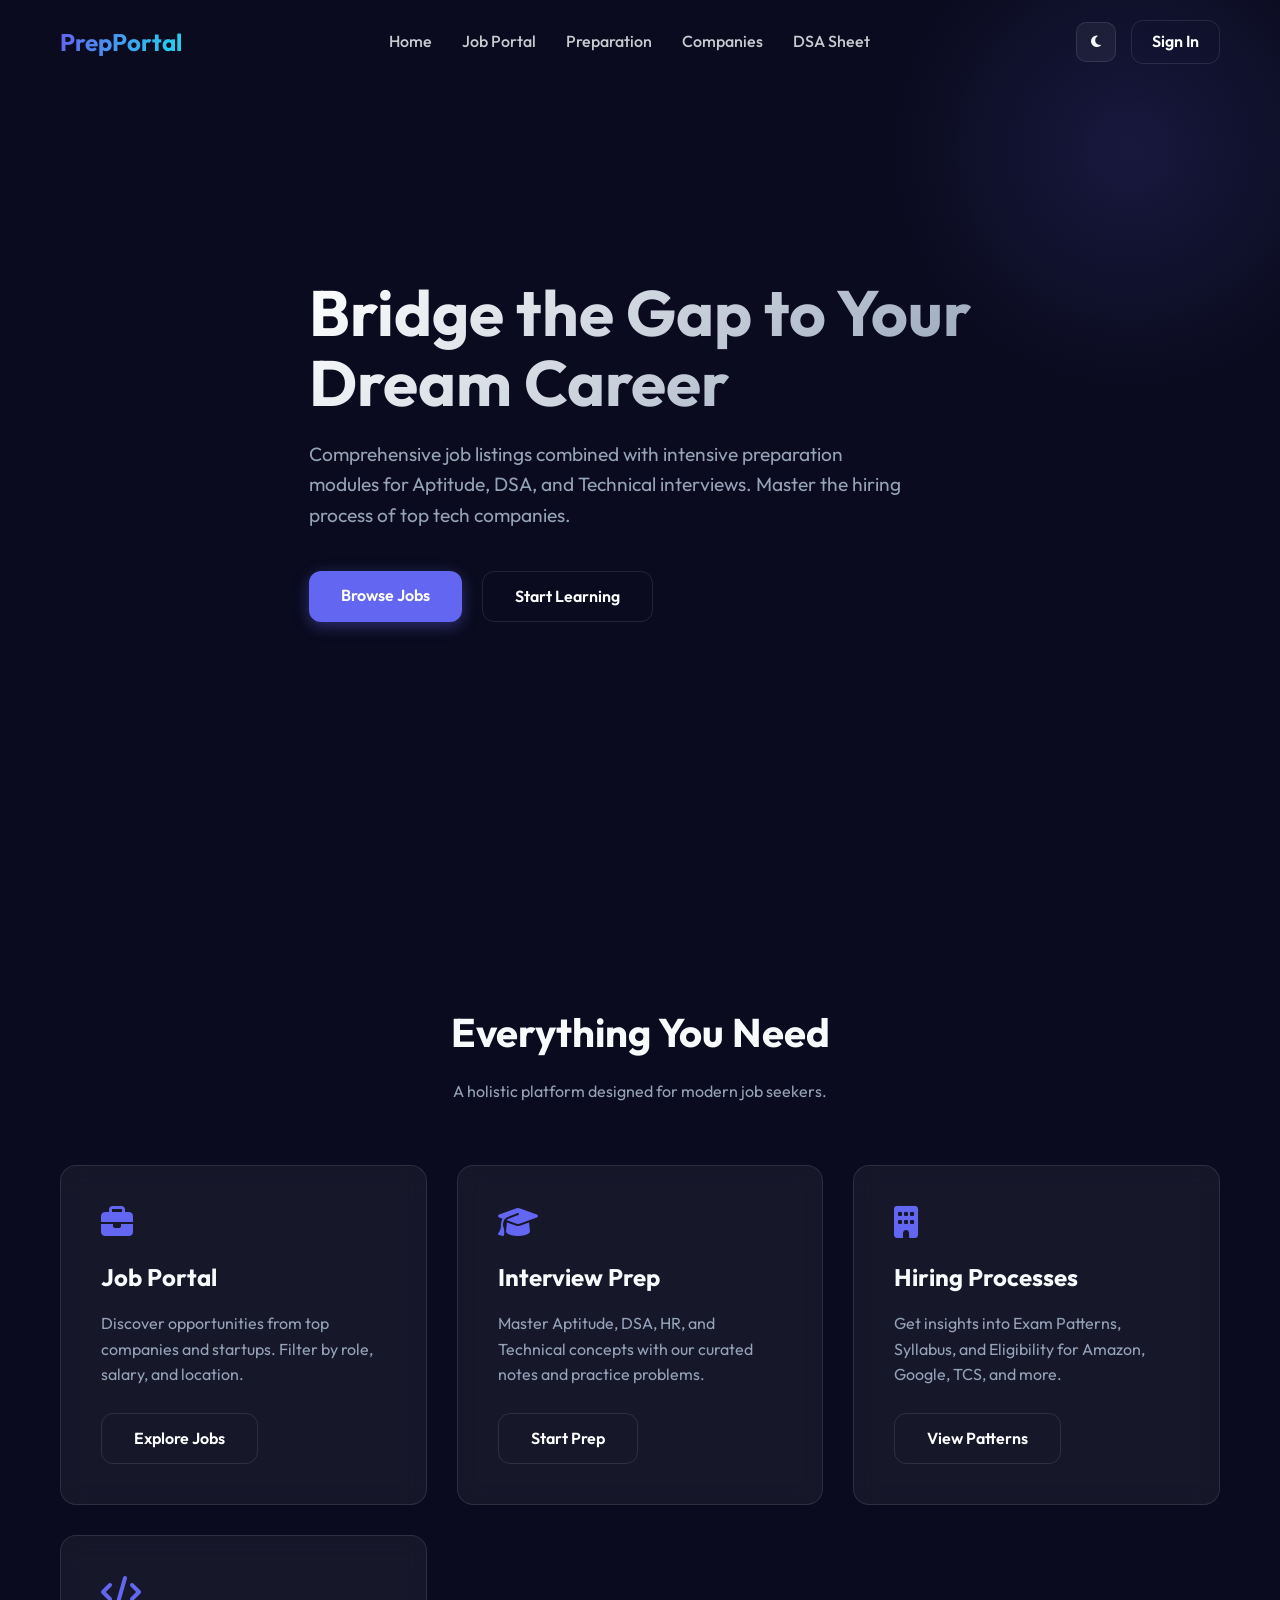
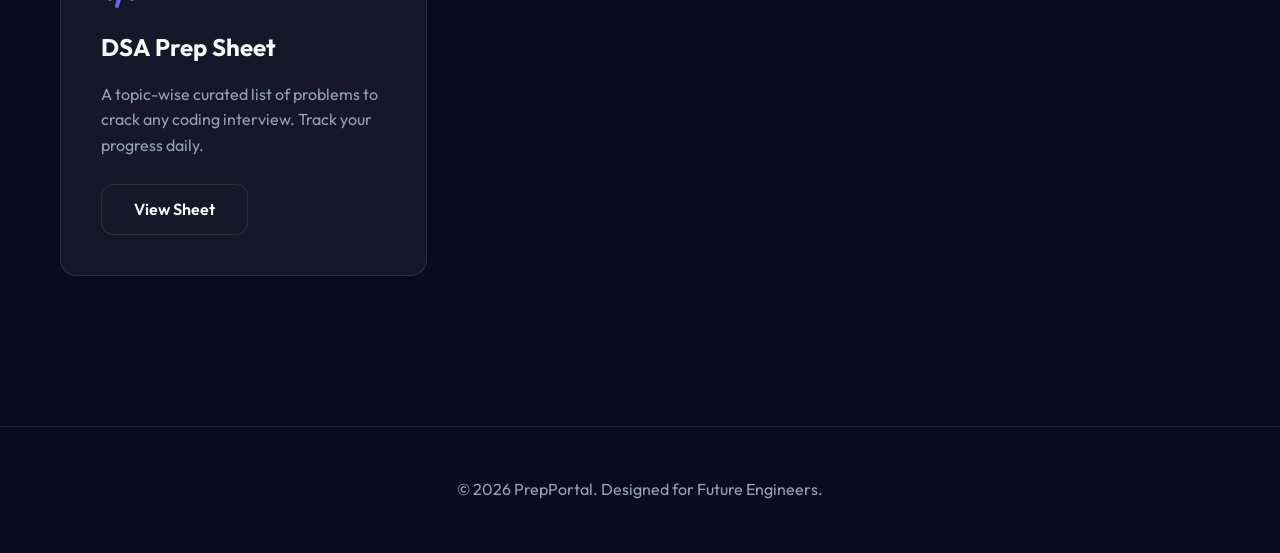
<file: index.html>
<!DOCTYPE html>
<html lang="en">
<head>
    <meta charset="UTF-8">
    <meta name="viewport" content="width=device-width, initial-scale=1.0">
    <title>PrepPortal | Job & Interview Preparation</title>
    <meta name="description" content="One-stop solution for Job search and Interview preparation. Aptitude, DSA, Technical, and Company Hiring processes.">
    <link rel="stylesheet" href="css/style.css">
    <link rel="stylesheet" href="https://cdnjs.cloudflare.com/ajax/libs/font-awesome/6.4.0/css/all.min.css">
</head>
<body>
    <nav id="navbar">
        <div class="container nav-content">
            <a href="index.html" class="logo">PrepPortal</a>
            <ul class="nav-links">
                <li><a href="index.html">Home</a></li>
                <li><a href="jobs.html">Job Portal</a></li>
                <li><a href="prep.html">Preparation</a></li>
                <li><a href="companies.html">Companies</a></li>
                <li><a href="dsa-sheet.html">DSA Sheet</a></li>
            </ul>
            <div style="display: flex; gap: 15px; align-items: center;">
                <button id="theme-toggle" class="theme-toggle">
                    <i class="fas fa-moon"></i>
                </button>
                <a href="login.html" class="btn btn-outline" style="padding: 8px 20px;">Sign In</a>
            </div>

        </div>
    </nav>

    <header class="hero">
        <div class="hero-glow"></div>
        <div class="container hero-content animate">
            <h1>Bridge the Gap to Your <br> <span style="color: var(--primary)">Dream Career</span></h1>
            <p>Comprehensive job listings combined with intensive preparation modules for Aptitude, DSA, and Technical interviews. Master the hiring process of top tech companies.</p>
            <div class="cta-group">
                <a href="jobs.html" class="btn btn-primary">Browse Jobs</a>
                <a href="prep.html" class="btn btn-outline">Start Learning</a>
            </div>
        </div>
    </header>

    <section class="section">
        <div class="container">
            <div class="section-title">
                <h2>Everything You Need</h2>
                <p style="color: var(--text-dim)">A holistic platform designed for modern job seekers.</p>
            </div>
            
            <div class="grid">
                <!-- Job Portal Card -->
                <div class="card glass">
                    <i class="fas fa-briefcase"></i>
                    <h3>Job Portal</h3>
                    <p>Discover opportunities from top companies and startups. Filter by role, salary, and location.</p>
                    <a href="jobs.html" class="btn btn-outline">Explore Jobs</a>
                </div>

                <!-- Prep Card -->
                <div class="card glass">
                    <i class="fas fa-graduation-cap"></i>
                    <h3>Interview Prep</h3>
                    <p>Master Aptitude, DSA, HR, and Technical concepts with our curated notes and practice problems.</p>
                    <a href="prep.html" class="btn btn-outline">Start Prep</a>
                </div>

                <!-- Companies Card -->
                <div class="card glass">
                    <i class="fas fa-building"></i>
                    <h3>Hiring Processes</h3>
                    <p>Get insights into Exam Patterns, Syllabus, and Eligibility for Amazon, Google, TCS, and more.</p>
                    <a href="companies.html" class="btn btn-outline">View Patterns</a>
                </div>

                <!-- DSA Sheet Card -->
                <div class="card glass">
                    <i class="fas fa-code"></i>
                    <h3>DSA Prep Sheet</h3>
                    <p>A topic-wise curated list of problems to crack any coding interview. Track your progress daily.</p>
                    <a href="dsa-sheet.html" class="btn btn-outline">View Sheet</a>
                </div>
            </div>
        </div>
    </section>

    <footer style="padding: 50px 0; border-top: 1px solid var(--glass-border); margin-top: 50px;">
        <div class="container" style="text-align: center; color: var(--text-dim);">
            <p>&copy; 2026 PrepPortal. Designed for Future Engineers.</p>
        </div>
    </footer>

    <script src="js/script.js"></script>
</body>
</html>
</file>
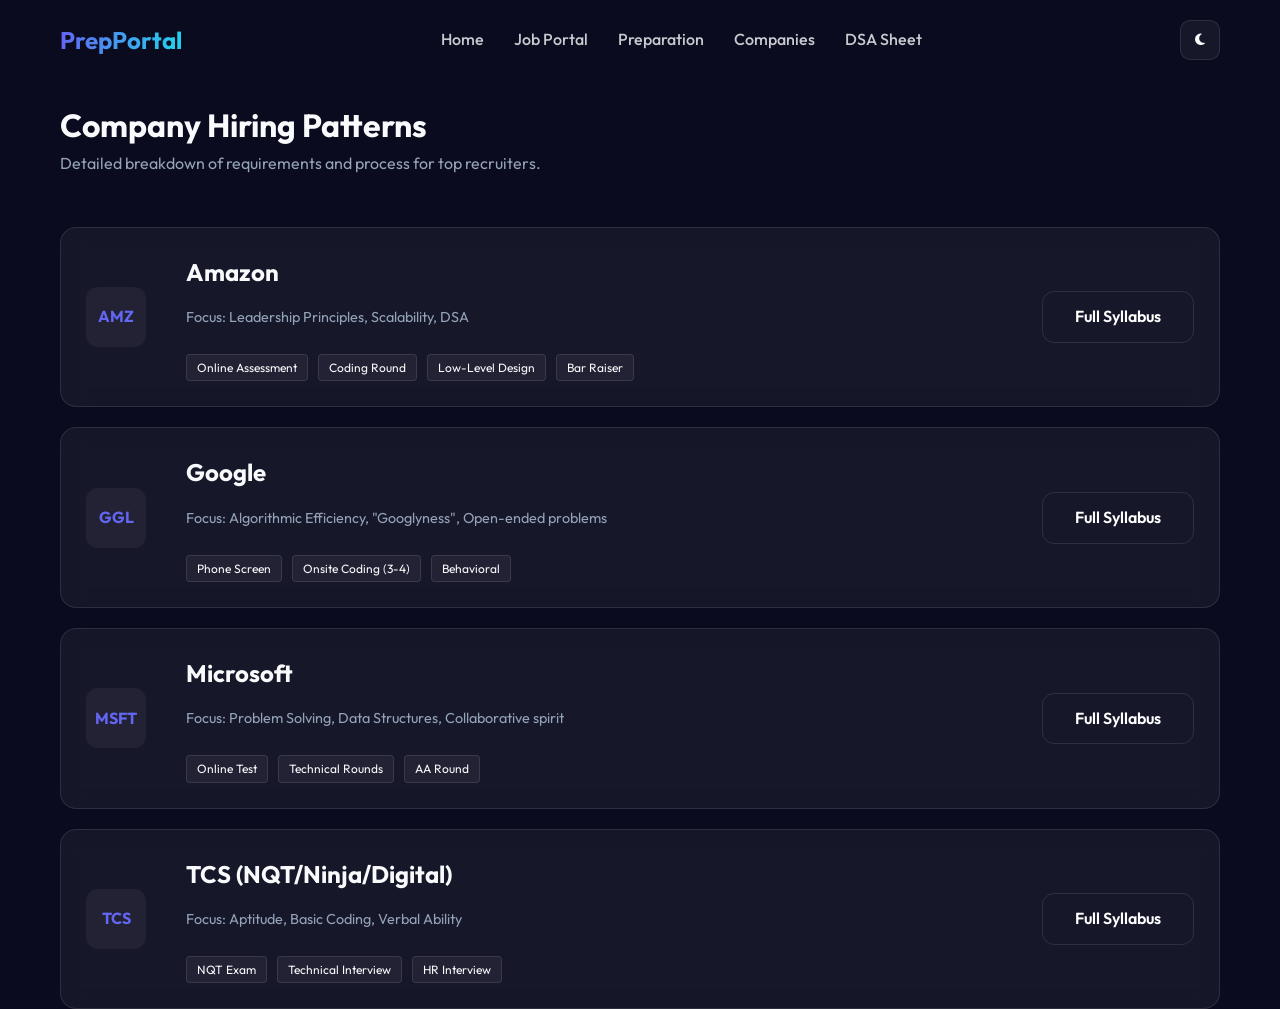
<file: companies.html>
<!DOCTYPE html>
<html lang="en">
<head>
    <meta charset="UTF-8">
    <meta name="viewport" content="width=device-width, initial-scale=1.0">
    <title>Companies | PrepPortal</title>
    <link rel="stylesheet" href="css/style.css">
    <link rel="stylesheet" href="https://cdnjs.cloudflare.com/ajax/libs/font-awesome/6.4.0/css/all.min.css">
    <style>
        .company-header {
            margin-top: 100px;
            margin-bottom: 50px;
        }
        .company-list {
            display: flex;
            flex-direction: column;
            gap: 20px;
        }
        .company-item {
            padding: 25px;
            display: grid;
            grid-template-columns: 80px 1fr auto;
            align-items: center;
            gap: 20px;
        }
        .company-logo-placeholder {
            width: 60px;
            height: 60px;
            background: var(--bg-card);
            border-radius: 12px;
            display: flex;
            justify-content: center;
            align-items: center;
            font-weight: bold;
            color: var(--primary);
        }
        .rounds-badges {
            display: flex;
            gap: 10px;
            margin-top: 10px;
            flex-wrap: wrap;
        }
        .round-badge {
            font-size: 0.75rem;
            padding: 3px 10px;
            background: rgba(255, 255, 255, 0.05);
            border: 1px solid var(--glass-border);
            border-radius: 4px;
        }
    </style>
</head>
<body>
    <nav id="navbar" class="scrolled">
        <div class="container nav-content">
            <a href="index.html" class="logo">PrepPortal</a>
            <ul class="nav-links">
                <li><a href="index.html">Home</a></li>
                <li><a href="jobs.html">Job Portal</a></li>
                <li><a href="prep.html">Preparation</a></li>
                <li><a href="companies.html">Companies</a></li>
                <li><a href="dsa-sheet.html">DSA Sheet</a></li>
            </ul>
            <button id="theme-toggle" class="theme-toggle">
                <i class="fas fa-moon"></i>
            </button>
        </div>

    </nav>

    <div class="container">
        <div class="company-header">
            <h1>Company Hiring Patterns</h1>
            <p style="color: var(--text-dim);">Detailed breakdown of requirements and process for top recruiters.</p>
        </div>

        <div class="company-list">
            <!-- Amazon -->
            <div class="card glass company-item">
                <div class="company-logo-placeholder">AMZ</div>
                <div>
                    <h3>Amazon</h3>
                    <p style="font-size: 0.9rem; color: var(--text-dim);">Focus: Leadership Principles, Scalability, DSA</p>
                    <div class="rounds-badges">
                        <span class="round-badge">Online Assessment</span>
                        <span class="round-badge">Coding Round</span>
                        <span class="round-badge">Low-Level Design</span>
                        <span class="round-badge">Bar Raiser</span>
                    </div>
                </div>
                <a href="#" class="btn btn-outline">Full Syllabus</a>
            </div>

            <!-- Google -->
            <div class="card glass company-item">
                <div class="company-logo-placeholder">GGL</div>
                <div>
                    <h3>Google</h3>
                    <p style="font-size: 0.9rem; color: var(--text-dim);">Focus: Algorithmic Efficiency, "Googlyness", Open-ended problems</p>
                    <div class="rounds-badges">
                        <span class="round-badge">Phone Screen</span>
                        <span class="round-badge">Onsite Coding (3-4)</span>
                        <span class="round-badge">Behavioral</span>
                    </div>
                </div>
                <a href="#" class="btn btn-outline">Full Syllabus</a>
            </div>

            <!-- Microsoft -->
            <div class="card glass company-item">
                <div class="company-logo-placeholder">MSFT</div>
                <div>
                    <h3>Microsoft</h3>
                    <p style="font-size: 0.9rem; color: var(--text-dim);">Focus: Problem Solving, Data Structures, Collaborative spirit</p>
                    <div class="rounds-badges">
                        <span class="round-badge">Online Test</span>
                        <span class="round-badge">Technical Rounds</span>
                        <span class="round-badge">AA Round</span>
                    </div>
                </div>
                <a href="#" class="btn btn-outline">Full Syllabus</a>
            </div>

            <!-- TCS -->
            <div class="card glass company-item">
                <div class="company-logo-placeholder">TCS</div>
                <div>
                    <h3>TCS (NQT/Ninja/Digital)</h3>
                    <p style="font-size: 0.9rem; color: var(--text-dim);">Focus: Aptitude, Basic Coding, Verbal Ability</p>
                    <div class="rounds-badges">
                        <span class="round-badge">NQT Exam</span>
                        <span class="round-badge">Technical Interview</span>
                        <span class="round-badge">HR Interview</span>
                    </div>
                </div>
                <a href="#" class="btn btn-outline">Full Syllabus</a>
            </div>
        </div>
    </div>

    <script src="js/script.js"></script>
</body>
</html>
</file>
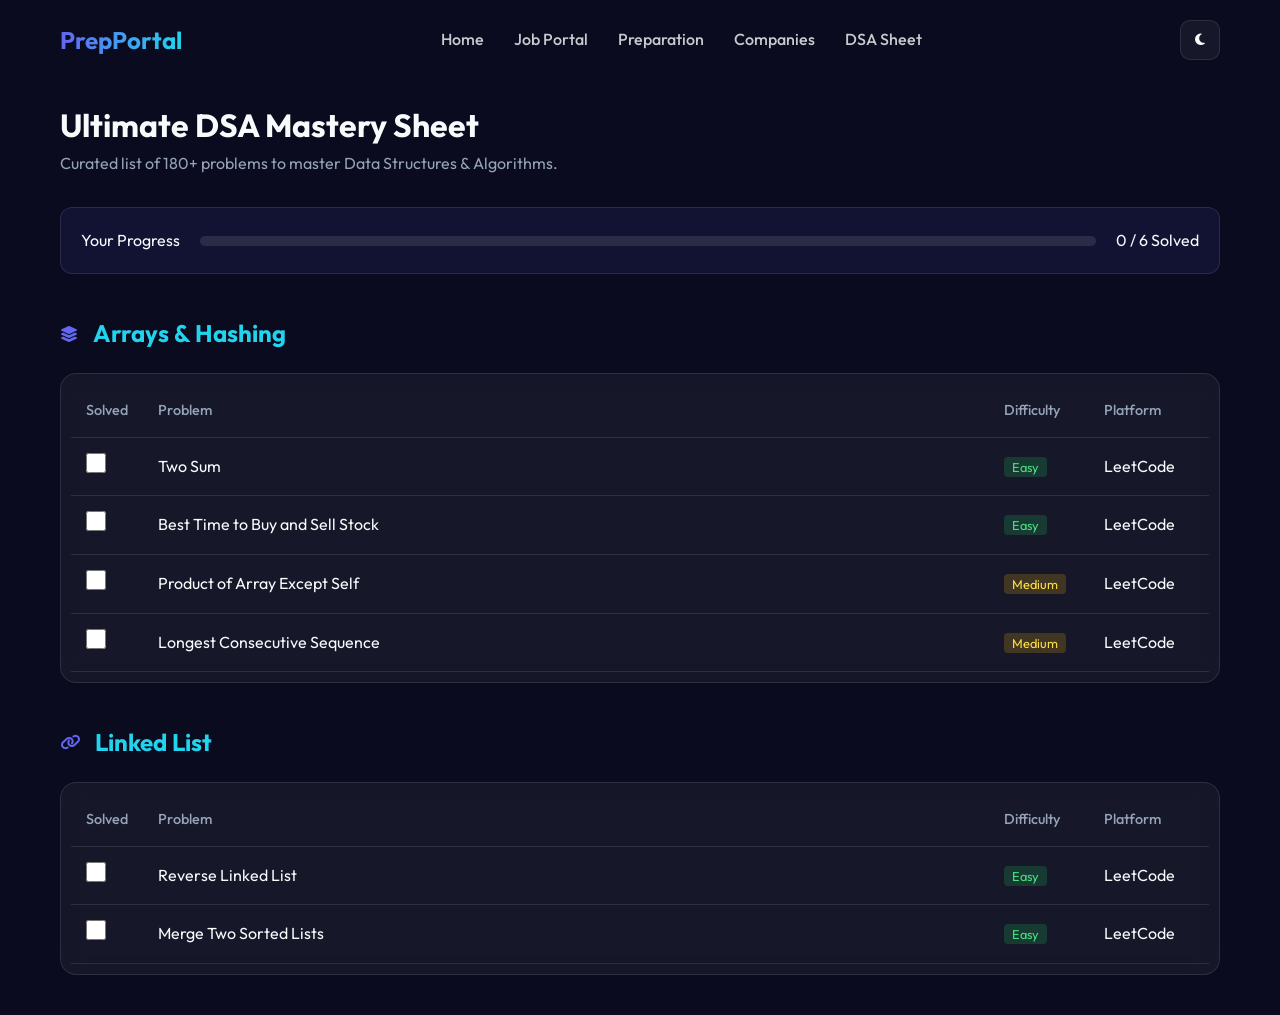
<file: dsa-sheet.html>
<!DOCTYPE html>
<html lang="en">
<head>
    <meta charset="UTF-8">
    <meta name="viewport" content="width=device-width, initial-scale=1.0">
    <title>DSA Topic-wise Sheet | PrepPortal</title>
    <link rel="stylesheet" href="css/style.css">
    <link rel="stylesheet" href="https://cdnjs.cloudflare.com/ajax/libs/font-awesome/6.4.0/css/all.min.css">
    <style>
        .sheet-container {
            margin-top: 100px;
        }
        .progress-section {
            display: flex;
            justify-content: space-between;
            align-items: center;
            margin-bottom: 40px;
            padding: 20px;
            background: rgba(99, 102, 241, 0.1);
            border-radius: 12px;
        }
        .progress-bar-bg {
            flex-grow: 1;
            height: 10px;
            background: rgba(255, 255, 255, 0.1);
            border-radius: 5px;
            margin: 0 20px;
            overflow: hidden;
        }
        .progress-bar-fill {
            height: 100%;
            background: var(--primary);
            width: 0%;
            transition: width 0.5s ease;
        }
        .topic-section {
            margin-bottom: 40px;
        }
        .topic-title {
            display: flex;
            align-items: center;
            gap: 15px;
            margin-bottom: 20px;
        }
        .topic-title h2 {
            font-size: 1.5rem;
            color: var(--accent);
        }
        .problem-table {
            width: 100%;
            border-collapse: collapse;
        }
        .problem-table th, .problem-table td {
            text-align: left;
            padding: 15px;
            border-bottom: 1px solid var(--glass-border);
        }
        .problem-table th {
            color: var(--text-dim);
            font-weight: 500;
            font-size: 0.9rem;
        }
        .status-checkbox {
            width: 20px;
            height: 20px;
            cursor: pointer;
        }
        .difficulty {
            font-size: 0.8rem;
            padding: 2px 8px;
            border-radius: 4px;
        }
        .easy { background: rgba(34, 197, 94, 0.2); color: #4ade80; }
        .medium { background: rgba(234, 179, 8, 0.2); color: #fde047; }
        .hard { background: rgba(239, 68, 68, 0.2); color: #f87171; }
        
        .problem-link {
            color: var(--text-main);
            text-decoration: none;
        }
        .problem-link:hover {
            color: var(--primary);
        }
    </style>
</head>
<body>
    <nav id="navbar" class="scrolled">
        <div class="container nav-content">
            <a href="index.html" class="logo">PrepPortal</a>
            <ul class="nav-links">
                <li><a href="index.html">Home</a></li>
                <li><a href="jobs.html">Job Portal</a></li>
                <li><a href="prep.html">Preparation</a></li>
                <li><a href="companies.html">Companies</a></li>
                <li><a href="dsa-sheet.html">DSA Sheet</a></li>
            </ul>
            <button id="theme-toggle" class="theme-toggle">
                <i class="fas fa-moon"></i>
            </button>
        </div>

    </nav>

    <div class="container sheet-container">
        <h1>Ultimate DSA Mastery Sheet</h1>
        <p style="color: var(--text-dim); margin-bottom: 30px;">Curated list of 180+ problems to master Data Structures & Algorithms.</p>

        <div class="progress-section glass">
            <span>Your Progress</span>
            <div class="progress-bar-bg">
                <div id="progressFill" class="progress-bar-fill"></div>
            </div>
            <span id="progressText">0 / 185 Solved</span>
        </div>

        <!-- Topic: Arrays -->
        <div class="topic-section">
            <div class="topic-title">
                <i class="fas fa-layer-group" style="color: var(--primary)"></i>
                <h2>Arrays & Hashing</h2>
            </div>
            <div class="glass" style="padding: 10px;">
                <table class="problem-table">
                    <thead>
                        <tr>
                            <th width="50">Solved</th>
                            <th>Problem</th>
                            <th width="100">Difficulty</th>
                            <th width="120">Platform</th>
                        </tr>
                    </thead>
                    <tbody id="arrayProblems">
                        <tr>
                            <td><input type="checkbox" class="status-checkbox" data-id="1"></td>
                            <td><a href="#" class="problem-link">Two Sum</a></td>
                            <td><span class="difficulty easy">Easy</span></td>
                            <td>LeetCode</td>
                        </tr>
                        <tr>
                            <td><input type="checkbox" class="status-checkbox" data-id="2"></td>
                            <td><a href="#" class="problem-link">Best Time to Buy and Sell Stock</a></td>
                            <td><span class="difficulty easy">Easy</span></td>
                            <td>LeetCode</td>
                        </tr>
                        <tr>
                            <td><input type="checkbox" class="status-checkbox" data-id="3"></td>
                            <td><a href="#" class="problem-link">Product of Array Except Self</a></td>
                            <td><span class="difficulty medium">Medium</span></td>
                            <td>LeetCode</td>
                        </tr>
                        <tr>
                            <td><input type="checkbox" class="status-checkbox" data-id="4"></td>
                            <td><a href="#" class="problem-link">Longest Consecutive Sequence</a></td>
                            <td><span class="difficulty medium">Medium</span></td>
                            <td>LeetCode</td>
                        </tr>
                    </tbody>
                </table>
            </div>
        </div>

        <!-- Topic: Linked List -->
        <div class="topic-section">
            <div class="topic-title">
                <i class="fas fa-link" style="color: var(--primary)"></i>
                <h2>Linked List</h2>
            </div>
            <div class="glass" style="padding: 10px;">
                <table class="problem-table">
                    <thead>
                        <tr>
                            <th width="50">Solved</th>
                            <th>Problem</th>
                            <th width="100">Difficulty</th>
                            <th width="120">Platform</th>
                        </tr>
                    </thead>
                    <tbody>
                        <tr>
                            <td><input type="checkbox" class="status-checkbox" data-id="5"></td>
                            <td><a href="#" class="problem-link">Reverse Linked List</a></td>
                            <td><span class="difficulty easy">Easy</span></td>
                            <td>LeetCode</td>
                        </tr>
                         <tr>
                            <td><input type="checkbox" class="status-checkbox" data-id="6"></td>
                            <td><a href="#" class="problem-link">Merge Two Sorted Lists</a></td>
                            <td><span class="difficulty easy">Easy</span></td>
                            <td>LeetCode</td>
                        </tr>
                    </tbody>
                </table>
            </div>
        </div>
    </div>

    <script src="js/script.js"></script>
    <script>
        // Progress Tracking Logic
        document.addEventListener('DOMContentLoaded', () => {
            const checkboxes = document.querySelectorAll('.status-checkbox');
            const total = checkboxes.length;
            
            const updateUI = () => {
                const checked = document.querySelectorAll('.status-checkbox:checked').length;
                const percentage = (checked / total) * 100;
                document.getElementById('progressFill').style.width = percentage + '%';
                document.getElementById('progressText').innerText = `${checked} / ${total} Solved`;
            };

            // Load saved state
            checkboxes.forEach(cb => {
                const id = cb.getAttribute('data-id');
                if (localStorage.getItem('dsa_prob_' + id) === 'true') {
                    cb.checked = true;
                }
                
                cb.addEventListener('change', () => {
                    localStorage.setItem('dsa_prob_' + id, cb.checked);
                    updateUI();
                });
            });

            updateUI();
        });
    </script>
</body>
</html>
</file>
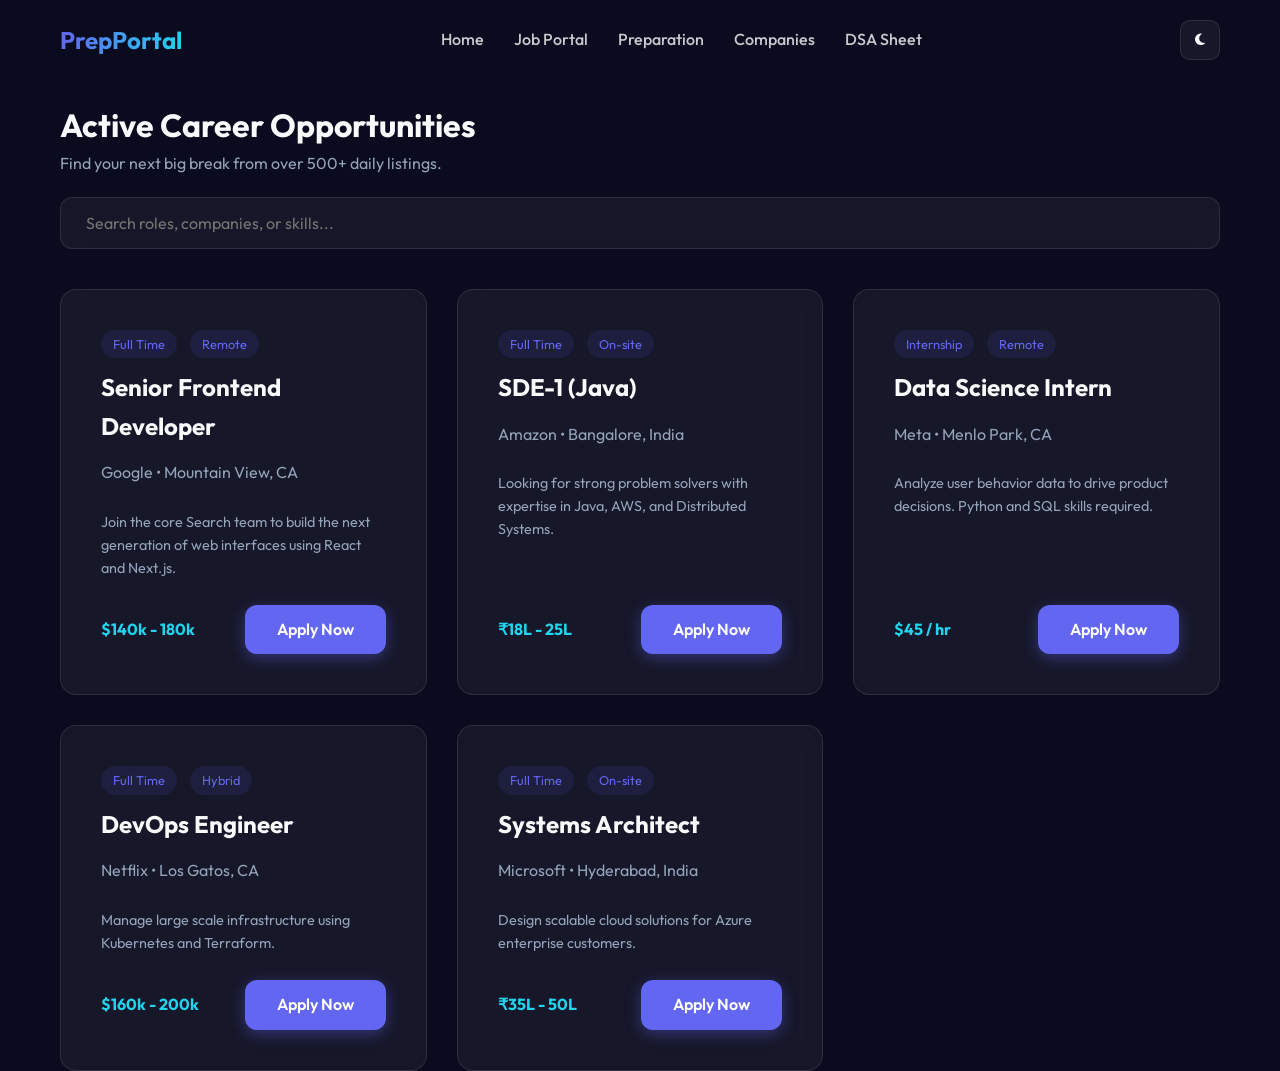
<file: jobs.html>
<!DOCTYPE html>
<html lang="en">
<head>
    <meta charset="UTF-8">
    <meta name="viewport" content="width=device-width, initial-scale=1.0">
    <title>Jobs | PrepPortal</title>
    <link rel="stylesheet" href="css/style.css">
    <link rel="stylesheet" href="https://cdnjs.cloudflare.com/ajax/libs/font-awesome/6.4.0/css/all.min.css">
    <style>
        .search-container {
            margin-top: 100px;
            margin-bottom: 40px;
        }
        .search-bar {
            width: 100%;
            padding: 15px 25px;
            background: var(--bg-card);
            border: 1px solid var(--glass-border);
            border-radius: 12px;
            color: white;
            font-size: 1rem;
        }
    </style>
</head>
<body>
    <nav id="navbar" class="scrolled">
        <div class="container nav-content">
            <a href="index.html" class="logo">PrepPortal</a>
            <ul class="nav-links">
                <li><a href="index.html">Home</a></li>
                <li><a href="jobs.html">Job Portal</a></li>
                <li><a href="prep.html">Preparation</a></li>
                <li><a href="companies.html">Companies</a></li>
                <li><a href="dsa-sheet.html">DSA Sheet</a></li>
            </ul>
            <button id="theme-toggle" class="theme-toggle">
                <i class="fas fa-moon"></i>
            </button>
        </div>

    </nav>

    <div class="container">
        <div class="search-container">
            <h1>Active Career Opportunities</h1>
            <p style="color: var(--text-dim); margin-bottom: 20px;">Find your next big break from over 500+ daily listings.</p>
            <input type="text" class="search-bar glass" placeholder="Search roles, companies, or skills...">
        </div>

        <div class="grid">
            <!-- Job Card 1 -->
            <div class="card glass job-card">
                <div>
                    <span class="tag">Full Time</span> <span class="tag">Remote</span>
                    <h3>Senior Frontend Developer</h3>
                    <p>Google • Mountain View, CA</p>
                    <p style="font-size: 0.9rem;">Join the core Search team to build the next generation of web interfaces using React and Next.js.</p>
                </div>
                <div style="display: flex; justify-content: space-between; align-items: center;">
                    <span style="font-weight: bold; color: var(--accent);">$140k - 180k</span>
                    <a href="#" class="btn btn-primary">Apply Now</a>
                </div>
            </div>

            <!-- Job Card 2 -->
            <div class="card glass job-card">
                <div>
                    <span class="tag">Full Time</span> <span class="tag">On-site</span>
                    <h3>SDE-1 (Java)</h3>
                    <p>Amazon • Bangalore, India</p>
                    <p style="font-size: 0.9rem;">Looking for strong problem solvers with expertise in Java, AWS, and Distributed Systems.</p>
                </div>
                <div style="display: flex; justify-content: space-between; align-items: center;">
                    <span style="font-weight: bold; color: var(--accent);">₹18L - 25L</span>
                    <a href="#" class="btn btn-primary">Apply Now</a>
                </div>
            </div>

            <!-- Job Card 3 -->
            <div class="card glass job-card">
                <div>
                    <span class="tag">Internship</span> <span class="tag">Remote</span>
                    <h3>Data Science Intern</h3>
                    <p>Meta • Menlo Park, CA</p>
                    <p style="font-size: 0.9rem;">Analyze user behavior data to drive product decisions. Python and SQL skills required.</p>
                </div>
                <div style="display: flex; justify-content: space-between; align-items: center;">
                    <span style="font-weight: bold; color: var(--accent);">$45 / hr</span>
                    <a href="#" class="btn btn-primary">Apply Now</a>
                </div>
            </div>

            <!-- Job Card 4 -->
            <div class="card glass job-card">
                <div>
                    <span class="tag">Full Time</span> <span class="tag">Hybrid</span>
                    <h3>DevOps Engineer</h3>
                    <p>Netflix • Los Gatos, CA</p>
                    <p style="font-size: 0.9rem;">Manage large scale infrastructure using Kubernetes and Terraform.</p>
                </div>
                <div style="display: flex; justify-content: space-between; align-items: center;">
                    <span style="font-weight: bold; color: var(--accent);">$160k - 200k</span>
                    <a href="#" class="btn btn-primary">Apply Now</a>
                </div>
            </div>
            
             <!-- Job Card 5 -->
             <div class="card glass job-card">
                <div>
                    <span class="tag">Full Time</span> <span class="tag">On-site</span>
                    <h3>Systems Architect</h3>
                    <p>Microsoft • Hyderabad, India</p>
                    <p style="font-size: 0.9rem;">Design scalable cloud solutions for Azure enterprise customers.</p>
                </div>
                <div style="display: flex; justify-content: space-between; align-items: center;">
                    <span style="font-weight: bold; color: var(--accent);">₹35L - 50L</span>
                    <a href="#" class="btn btn-primary">Apply Now</a>
                </div>
            </div>
        </div>
    </div>

    <script src="js/script.js"></script>
</body>
</html>
</file>
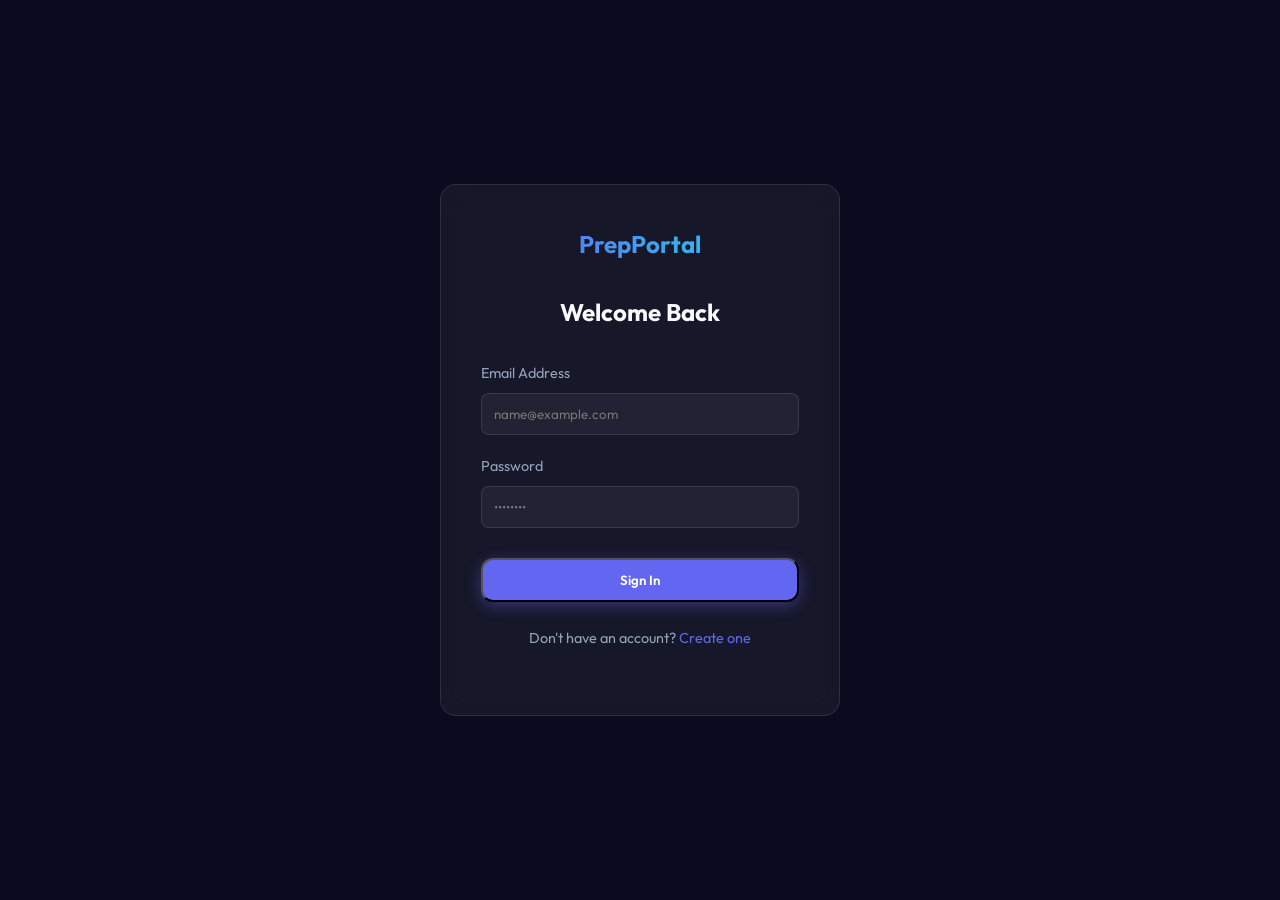
<file: login.html>
<!DOCTYPE html>
<html lang="en">
<head>
    <meta charset="UTF-8">
    <meta name="viewport" content="width=device-width, initial-scale=1.0">
    <title>Login | PrepPortal</title>
    <link rel="stylesheet" href="css/style.css">
    <link rel="stylesheet" href="https://cdnjs.cloudflare.com/ajax/libs/font-awesome/6.4.0/css/all.min.css">
    <style>
        .login-page {
            height: 100vh;
            display: flex;
            justify-content: center;
            align-items: center;
        }
        .login-card {
            width: 100%;
            max-width: 400px;
            padding: 40px;
            text-align: center;
        }
        .form-group {
            text-align: left;
            margin-bottom: 20px;
        }
        .form-group label {
            display: block;
            margin-bottom: 8px;
            font-size: 0.9rem;
            color: var(--text-dim);
        }
        .form-input {
            width: 100%;
            padding: 12px;
            background: rgba(255, 255, 255, 0.05);
            border: 1px solid var(--glass-border);
            border-radius: 8px;
            color: white;
            transition: var(--transition);
        }
        .form-input:focus {
            outline: none;
            border-color: var(--primary);
            background: rgba(255, 255, 255, 0.08);
        }
    </style>
</head>
<body>
    <div class="login-page">
        <div class="card glass login-card">
            <a href="index.html" class="logo" style="display: block; margin-bottom: 30px;">PrepPortal</a>
            <h2 style="margin-bottom: 30px;">Welcome Back</h2>
            <form>
                <div class="form-group">
                    <label>Email Address</label>
                    <input type="email" class="form-input" placeholder="name@example.com">
                </div>
                <div class="form-group">
                    <label>Password</label>
                    <input type="password" class="form-input" placeholder="••••••••">
                </div>
                <button type="button" class="btn btn-primary" style="width: 100%; margin-top: 10px;">Sign In</button>
            </form>
            <p style="margin-top: 25px; color: var(--text-dim); font-size: 0.9rem;">
                Don't have an account? <a href="#" style="color: var(--primary); text-decoration: none;">Create one</a>
            </p>
        </div>
    </div>
</body>
</html>
</file>
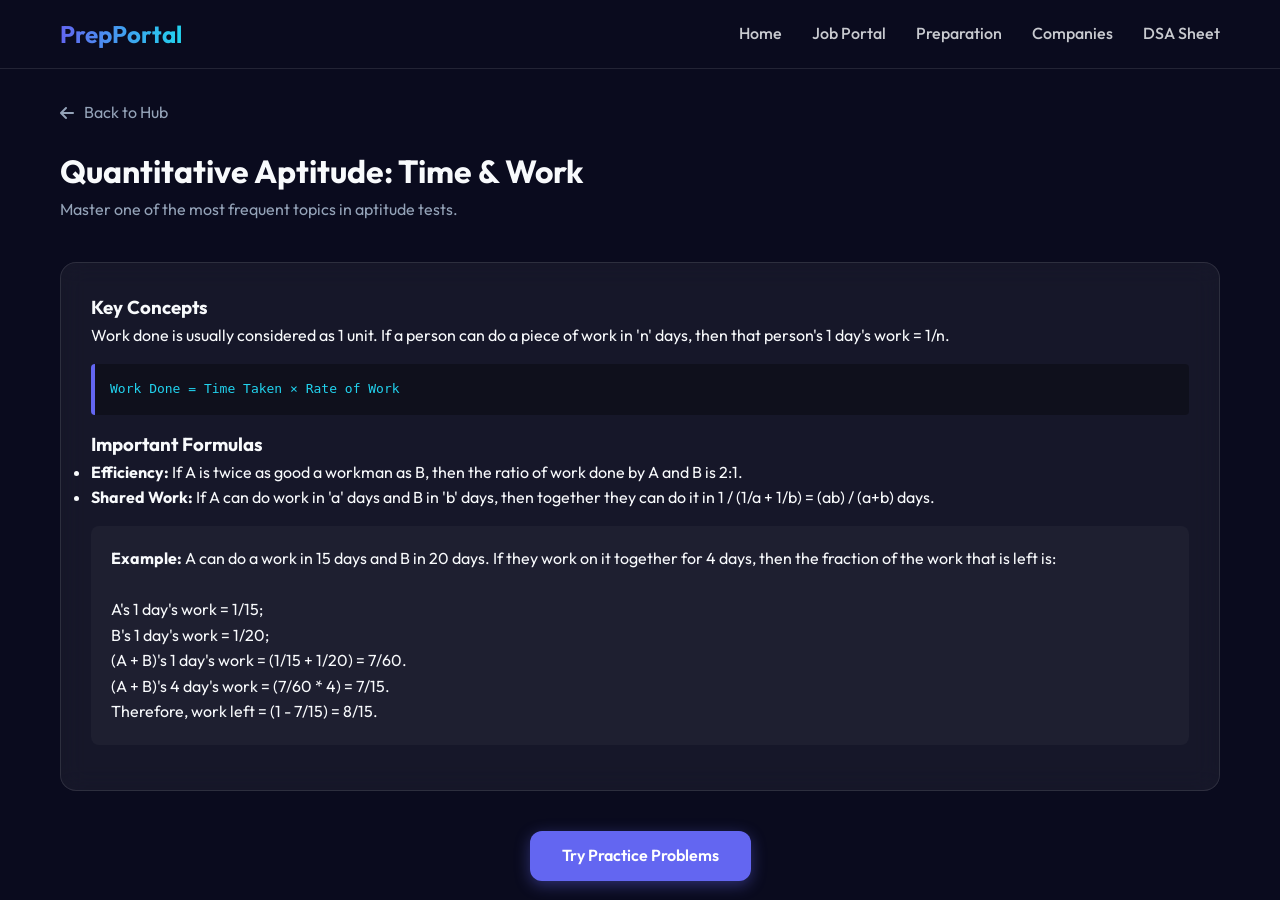
<file: notes-aptitude.html>
<!DOCTYPE html>
<html lang="en">
<head>
    <meta charset="UTF-8">
    <meta name="viewport" content="width=device-width, initial-scale=1.0">
    <title>Aptitude Notes | PrepPortal</title>
    <link rel="stylesheet" href="css/style.css">
    <link rel="stylesheet" href="https://cdnjs.cloudflare.com/ajax/libs/font-awesome/6.4.0/css/all.min.css">
    <style>
        .notes-container {
            margin-top: 100px;
        }
        .note-card {
            padding: 30px;
            margin-bottom: 30px;
        }
        .formula-box {
            background: rgba(0, 0, 0, 0.3);
            padding: 15px;
            border-left: 4px solid var(--primary);
            border-radius: 4px;
            font-family: monospace;
            margin: 15px 0;
            color: var(--accent);
        }
        .example-box {
            background: rgba(255, 255, 255, 0.03);
            padding: 20px;
            border-radius: 8px;
            margin: 15px 0;
        }
        .back-link {
            display: inline-flex;
            align-items: center;
            gap: 10px;
            color: var(--text-dim);
            text-decoration: none;
            margin-bottom: 20px;
        }
    </style>
</head>
<body>
    <nav id="navbar" class="scrolled">
        <div class="container nav-content">
            <a href="index.html" class="logo">PrepPortal</a>
            <ul class="nav-links">
                <li><a href="index.html">Home</a></li>
                <li><a href="jobs.html">Job Portal</a></li>
                <li><a href="prep.html">Preparation</a></li>
                <li><a href="companies.html">Companies</a></li>
                <li><a href="dsa-sheet.html">DSA Sheet</a></li>
            </ul>
        </div>
    </nav>

    <div class="container notes-container">
        <a href="prep.html" class="back-link"><i class="fas fa-arrow-left"></i> Back to Hub</a>
        <h1>Quantitative Aptitude: Time & Work</h1>
        <p style="color: var(--text-dim);">Master one of the most frequent topics in aptitude tests.</p>

        <section class="note-card glass" style="margin-top: 40px;">
            <h3>Key Concepts</h3>
            <p>Work done is usually considered as 1 unit. If a person can do a piece of work in 'n' days, then that person's 1 day's work = 1/n.</p>
            
            <div class="formula-box">
                Work Done = Time Taken × Rate of Work
            </div>

            <h3>Important Formulas</h3>
            <ul>
                <li><strong>Efficiency:</strong> If A is twice as good a workman as B, then the ratio of work done by A and B is 2:1.</li>
                <li><strong>Shared Work:</strong> If A can do work in 'a' days and B in 'b' days, then together they can do it in 1 / (1/a + 1/b) = (ab) / (a+b) days.</li>
            </ul>

            <div class="example-box">
                <strong>Example:</strong> A can do a work in 15 days and B in 20 days. If they work on it together for 4 days, then the fraction of the work that is left is: <br><br>
                A's 1 day's work = 1/15; <br>
                B's 1 day's work = 1/20; <br>
                (A + B)'s 1 day's work = (1/15 + 1/20) = 7/60. <br>
                (A + B)'s 4 day's work = (7/60 * 4) = 7/15. <br>
                Therefore, work left = (1 - 7/15) = 8/15.
            </div>
        </section>

        <div style="text-align: center; margin-top: 40px;">
            <a href="practice-aptitude.html" class="btn btn-primary">Try Practice Problems</a>
        </div>
    </div>

    <script src="js/script.js"></script>
</body>
</html>
</file>
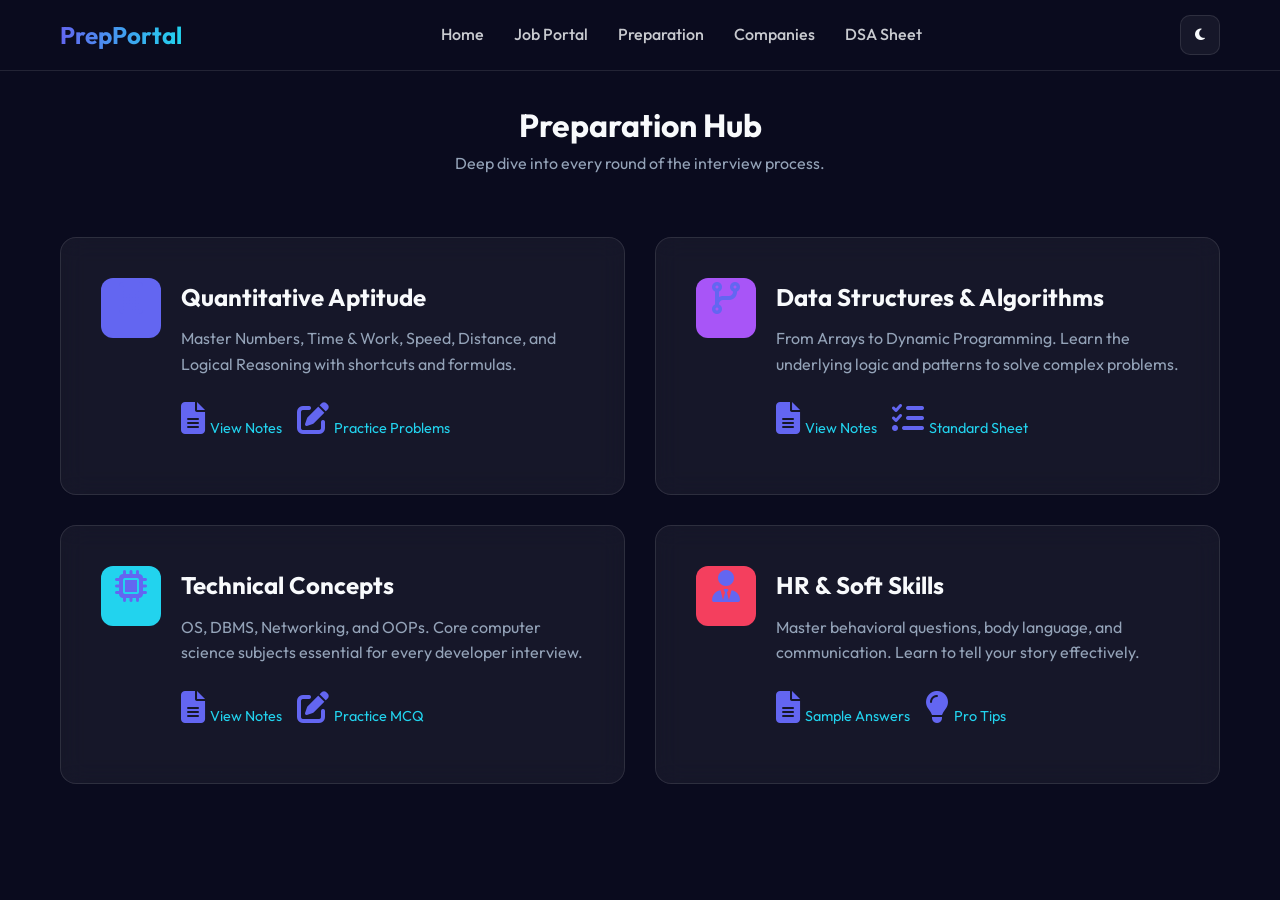
<file: prep.html>
<!DOCTYPE html>
<html lang="en">
<head>
    <meta charset="UTF-8">
    <meta name="viewport" content="width=device-width, initial-scale=1.0">
    <title>Preparation | PrepPortal</title>
    <link rel="stylesheet" href="css/style.css">
    <link rel="stylesheet" href="https://cdnjs.cloudflare.com/ajax/libs/font-awesome/6.4.0/css/all.min.css">
    <style>
        .prep-header {
            margin-top: 100px;
            text-align: center;
            margin-bottom: 60px;
        }
        .prep-grid {
            display: grid;
            grid-template-columns: repeat(2, 1fr);
            gap: 30px;
        }
        .prep-item {
            display: flex;
            gap: 20px;
            align-items: flex-start;
        }
        .icon-box {
            min-width: 60px;
            height: 60px;
            background: var(--primary);
            border-radius: 12px;
            display: flex;
            justify-content: center;
            align-items: center;
            font-size: 1.5rem;
        }
        .prep-content h3 {
            margin-bottom: 10px;
        }
        .prep-links {
            margin-top: 15px;
            display: flex;
            gap: 15px;
        }
        .prep-link {
            font-size: 0.9rem;
            color: var(--accent);
            text-decoration: none;
            display: flex;
            align-items: center;
            gap: 5px;
        }
        .prep-link:hover {
            text-decoration: underline;
        }
        @media (max-width: 768px) {
            .prep-grid {
                grid-template-columns: 1fr;
            }
        }
    </style>
</head>
<body>
    <nav id="navbar" class="scrolled">
        <div class="container nav-content">
            <a href="index.html" class="logo">PrepPortal</a>
            <ul class="nav-links">
                <li><a href="index.html">Home</a></li>
                <li><a href="jobs.html">Job Portal</a></li>
                <li><a href="prep.html">Preparation</a></li>
                <li><a href="companies.html">Companies</a></li>
                <li><a href="dsa-sheet.html">DSA Sheet</a></li>
            </ul>
            <button id="theme-toggle" class="theme-toggle">
                <i class="fas fa-moon"></i>
            </button>
        </div>

    </nav>

    <div class="container">
        <div class="prep-header">
            <h1>Preparation Hub</h1>
            <p style="color: var(--text-dim);">Deep dive into every round of the interview process.</p>
        </div>

        <div class="prep-grid">
            <!-- Aptitude -->
            <div class="card glass prep-item">
                <div class="icon-box"><i class="fas fa-calculator"></i></div>
                <div class="prep-content">
                    <h3>Quantitative Aptitude</h3>
                    <p>Master Numbers, Time & Work, Speed, Distance, and Logical Reasoning with shortcuts and formulas.</p>
                    <div class="prep-links">
                        <a href="notes-aptitude.html" class="prep-link"><i class="fas fa-file-lines"></i> View Notes</a>
                        <a href="practice-aptitude.html" class="prep-link"><i class="fas fa-pen-to-square"></i> Practice Problems</a>
                    </div>
                </div>
            </div>

            <!-- DSA -->
            <div class="card glass prep-item">
                <div class="icon-box" style="background: var(--secondary);"><i class="fas fa-code-branch"></i></div>
                <div class="prep-content">
                    <h3>Data Structures & Algorithms</h3>
                    <p>From Arrays to Dynamic Programming. Learn the underlying logic and patterns to solve complex problems.</p>
                    <div class="prep-links">
                        <a href="notes-dsa.html" class="prep-link"><i class="fas fa-file-lines"></i> View Notes</a>
                        <a href="dsa-sheet.html" class="prep-link"><i class="fas fa-list-check"></i> Standard Sheet</a>
                    </div>
                </div>
            </div>

            <!-- Technical -->
            <div class="card glass prep-item">
                <div class="icon-box" style="background: var(--accent);"><i class="fas fa-microchip"></i></div>
                <div class="prep-content">
                    <h3>Technical Concepts</h3>
                    <p>OS, DBMS, Networking, and OOPs. Core computer science subjects essential for every developer interview.</p>
                    <div class="prep-links">
                        <a href="notes-technical.html" class="prep-link"><i class="fas fa-file-lines"></i> View Notes</a>
                        <a href="practice-technical.html" class="prep-link"><i class="fas fa-pen-to-square"></i> Practice MCQ</a>
                    </div>
                </div>
            </div>

            <!-- HR -->
            <div class="card glass prep-item">
                <div class="icon-box" style="background: #f43f5e;"><i class="fas fa-user-tie"></i></div>
                <div class="prep-content">
                    <h3>HR & Soft Skills</h3>
                    <p>Master behavioral questions, body language, and communication. Learn to tell your story effectively.</p>
                    <div class="prep-links">
                        <a href="notes-hr.html" class="prep-link"><i class="fas fa-file-lines"></i> Sample Answers</a>
                        <a href="tips-hr.html" class="prep-link"><i class="fas fa-lightbulb"></i> Pro Tips</a>
                    </div>
                </div>
            </div>
        </div>
    </div>

    <script src="js/script.js"></script>
</body>
</html>
</file>
<file: css/style.css>
@import url('https://fonts.googleapis.com/css2?family=Outfit:wght@300;400;600;700&display=swap');

:root {
    --bg-dark: #0a0b1e;
    --bg-card: rgba(255, 255, 255, 0.05);
    --primary: #6366f1;
    --secondary: #a855f7;
    --accent: #22d3ee;
    --text-main: #f8fafc;
    --text-dim: #94a3b8;
    --glass-border: rgba(255, 255, 255, 0.1);
    --card-shadow: 0 8px 32px 0 rgba(0, 0, 0, 0.37);
    --transition: all 0.3s cubic-bezier(0.4, 0, 0.2, 1);
}

/* Light Mode Overrides */
body.light-mode {
    --bg-dark: #f0f2f5;
    --bg-card: rgba(255, 255, 255, 0.7);
    --text-main: #1e293b;
    --text-dim: #475569;
    --glass-border: rgba(0, 0, 0, 0.1);
    --card-shadow: 0 10px 25px rgba(0, 0, 0, 0.05);
}


* {
    margin: 0;
    padding: 0;
    box-sizing: border-box;
    font-family: 'Outfit', sans-serif;
}

body {
    background-color: var(--bg-dark);
    color: var(--text-main);
    overflow-x: hidden;
    line-height: 1.6;
}

/* Glassmorphism Utility */
.glass {
    background: var(--bg-card);
    backdrop-filter: blur(12px);
    -webkit-backdrop-filter: blur(12px);
    border: 1px solid var(--glass-border);
    border-radius: 16px;
}

/* Layout */
.container {
    max-width: 1200px;
    margin: 0 auto;
    padding: 0 20px;
}

/* Navigation */
nav {
    position: fixed;
    top: 0;
    left: 0;
    width: 100%;
    z-index: 1000;
    padding: 20px 0;
    transition: var(--transition);
}

nav.scrolled {
    background: var(--bg-dark);
    backdrop-filter: blur(20px);
    padding: 15px 0;
    border-bottom: 1px solid var(--glass-border);
}

.theme-toggle {
    background: var(--bg-card);
    border: 1px solid var(--glass-border);
    color: var(--text-main);
    width: 40px;
    height: 40px;
    border-radius: 10px;
    display: flex;
    justify-content: center;
    align-items: center;
    cursor: pointer;
    transition: var(--transition);
}

.theme-toggle:hover {
    background: var(--primary);
    color: white;
}


.nav-content {
    display: flex;
    justify-content: space-between;
    align-items: center;
}

.logo {
    font-size: 24px;
    font-weight: 700;
    background: linear-gradient(to right, var(--primary), var(--accent));
    -webkit-background-clip: text;
    -webkit-text-fill-color: transparent;
    text-decoration: none;
}

.nav-links {
    display: flex;
    gap: 30px;
    list-style: none;
}

.nav-links a {
    text-decoration: none;
    color: var(--text-main);
    font-weight: 500;
    transition: var(--transition);
    opacity: 0.8;
}

.nav-links a:hover {
    opacity: 1;
    color: var(--primary);
}

/* Hero Section */
.hero {
    height: 100vh;
    display: flex;
    align-items: center;
    position: relative;
    overflow: hidden;
}

.hero-glow {
    position: absolute;
    width: 500px;
    height: 500px;
    background: radial-gradient(circle, rgba(99, 102, 241, 0.15) 0%, transparent 70%);
    top: -100px;
    right: -100px;
    z-index: -1;
}

.hero-content h1 {
    font-size: 4rem;
    line-height: 1.1;
    margin-bottom: 20px;
    background: linear-gradient(135deg, #fff 0%, #94a3b8 100%);
    -webkit-background-clip: text;
    -webkit-text-fill-color: transparent;
}

.hero-content p {
    font-size: 1.2rem;
    color: var(--text-dim);
    max-width: 600px;
    margin-bottom: 40px;
}

.cta-group {
    display: flex;
    gap: 20px;
}

.btn {
    padding: 12px 32px;
    border-radius: 12px;
    font-weight: 600;
    text-decoration: none;
    display: inline-block;
    transition: var(--transition);
    cursor: pointer;
}

.btn-primary {
    background: var(--primary);
    color: white;
    box-shadow: 0 4px 15px rgba(99, 102, 241, 0.4);
}

.btn-primary:hover {
    transform: translateY(-2px);
    box-shadow: 0 6px 20px rgba(99, 102, 241, 0.6);
}

.btn-outline {
    border: 1px solid var(--glass-border);
    color: white;
}

.btn-outline:hover {
    background: rgba(255, 255, 255, 0.05);
}

/* Features Grid */
.section {
    padding: 100px 0;
}

.section-title {
    text-align: center;
    margin-bottom: 60px;
}

.section-title h2 {
    font-size: 2.5rem;
    margin-bottom: 15px;
}

.grid {
    display: grid;
    grid-template-columns: repeat(auto-fit, minmax(300px, 1fr));
    gap: 30px;
}

.card {
    padding: 40px;
    transition: var(--transition);
    position: relative;
    overflow: hidden;
}

.card:hover {
    transform: translateY(-10px);
    background: rgba(255, 255, 255, 0.08);
}

.card i {
    font-size: 32px;
    color: var(--primary);
    margin-bottom: 20px;
    display: block;
}

.card h3 {
    margin-bottom: 15px;
    font-size: 1.5rem;
}

.card p {
    color: var(--text-dim);
    margin-bottom: 25px;
}

/* Job Cards Specific */
.job-card {
    display: flex;
    flex-direction: column;
    justify-content: space-between;
}

.tag {
    display: inline-block;
    padding: 4px 12px;
    border-radius: 20px;
    font-size: 0.8rem;
    background: rgba(99, 102, 241, 0.1);
    color: var(--primary);
    margin-right: 10px;
    margin-bottom: 10px;
}

/* Preparedness Section */
.prep-badge {
    position: absolute;
    top: 20px;
    right: 20px;
    font-size: 0.7rem;
    text-transform: uppercase;
    letter-spacing: 1px;
    color: var(--accent);
}

/* Animations */
@keyframes fadeIn {
    from { opacity: 0; transform: translateY(20px); }
    to { opacity: 1; transform: translateY(0); }
}

.animate {
    animation: fadeIn 0.8s ease forwards;
}

/* Responsive */
@media (max-width: 768px) {
    .hero-content h1 {
        font-size: 2.5rem;
    }
    .nav-links {
        display: none;
    }
}
</file>
